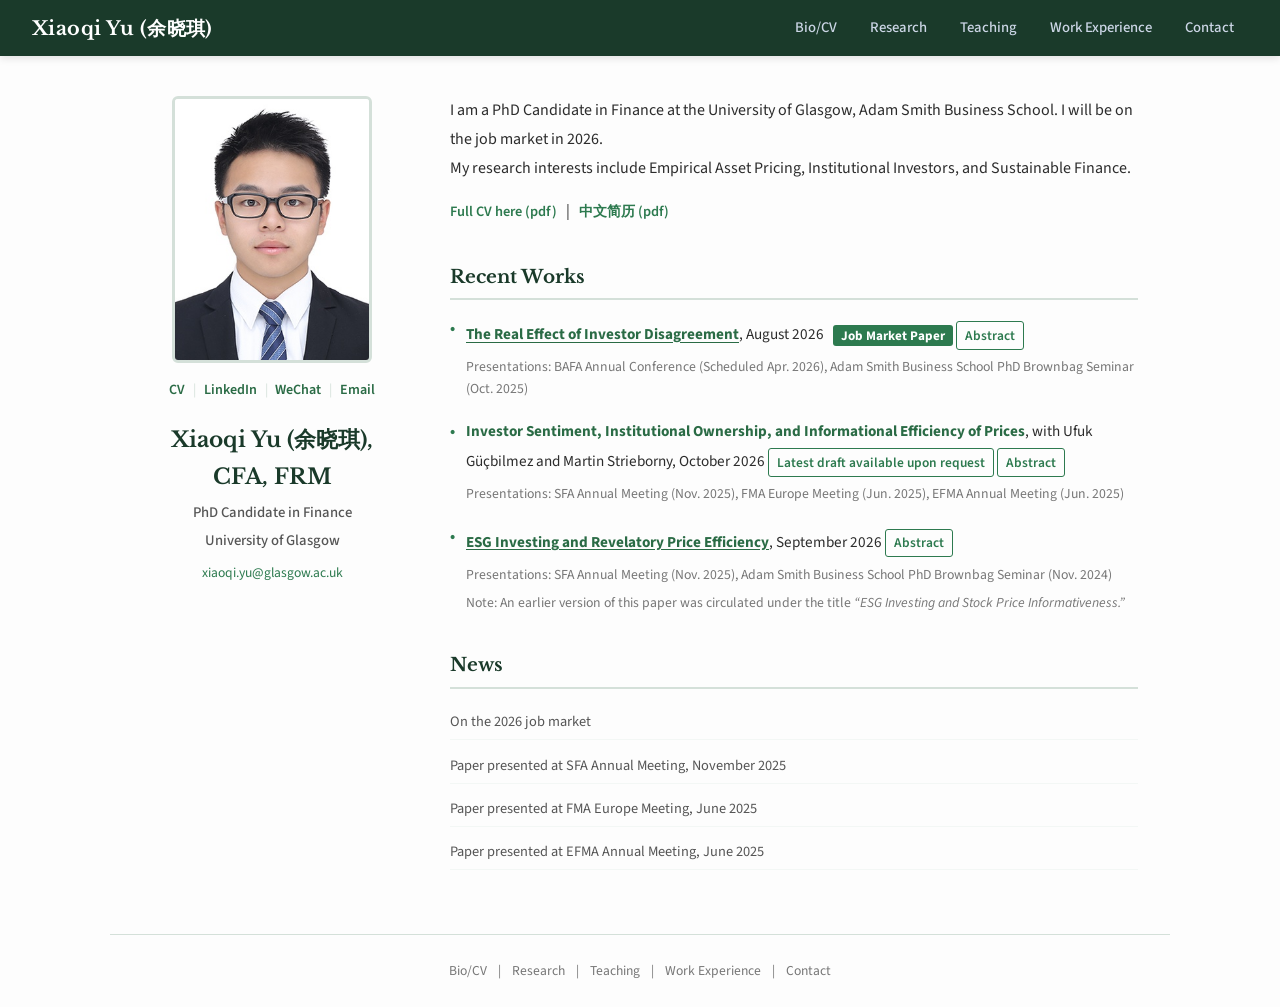
<file: index.html>
<!DOCTYPE html>
<html lang="en">
<head>
  <meta charset="UTF-8">
  <meta name="viewport" content="width=device-width, initial-scale=1.0">
  <title>Xiaoqi Yu (余晓琪), CFA, FRM | Home</title>
  <meta name="google-site-verification" content="K_MhqF_qefeetKIPd_zUK1VlYM7wiKwo7QXGpNwXCl8" />
  <meta name="description" content="Academic homepage of Xiaoqi Yu, PhD Candidate in Finance at the University of Glasgow. Research in Asset Pricing, Capital Market Efficiency, and Sustainable Finance.">
  <link rel="preconnect" href="https://fonts.googleapis.com">
  <link href="https://fonts.googleapis.com/css2?family=Libre+Baskerville:wght@400;700&family=Source+Sans+3:ital,wght@0,400;0,500;0,600;0,700;1,400;1,700&display=swap" rel="stylesheet">
  <link rel="stylesheet" href="style.css">
  <link rel="icon" href="favicon.ico" type="image/x-icon">
  <link rel="apple-touch-icon" href="apple-touch-icon.png">
</head>
<body>

  <nav class="topnav">
    <a href="index.html" class="brand">Xiaoqi Yu (余晓琪)</a>
    <button class="hamburger" onclick="document.querySelector('.topnav ul').classList.toggle('open')" aria-label="Toggle menu">
      <span></span><span></span><span></span>
    </button>
    <ul>
      <li><a href="bio.html">Bio/CV</a></li>
      <li><a href="research.html">Research</a></li>
      <li><a href="teaching.html">Teaching</a></li>
      <li><a href="experience.html">Work Experience</a></li>
      <li><a href="contact.html">Contact</a></li>
    </ul>
  </nav>

  <!-- WeChat QR Popup -->
  <div class="wechat-overlay" id="wechatOverlay" onclick="if(event.target===this)this.classList.remove('open')">
    <div class="wechat-popup">
      <button class="close-btn" onclick="document.getElementById('wechatOverlay').classList.remove('open')">&times;</button>
      <h3>WeChat</h3>
      <p>Scan to add me on WeChat</p>
      <img src="contact/WeChat%20QR%20code.jpg" alt="WeChat QR Code">
    </div>
  </div>

  <div class="page-wrapper">

    <!-- SIDEBAR -->
    <aside class="sidebar">
      <img class="profile-photo" src="contact/Photo-1.jpg" alt="Xiaoqi Yu">

      <div class="quick-links">
        <a href="contact/Xiaoqi%20Yu.pdf">CV</a>
        <span>|</span>
        <a href="https://www.linkedin.com/in/xiaoqi-yu-cfa-frm-919667102/" target="_blank">LinkedIn</a>
        <span>|</span>
        <a onclick="document.getElementById('wechatOverlay').classList.add('open')">WeChat</a>
        <span>|</span>
        <a href="mailto:xiaoqi.yu@glasgow.ac.uk">Email</a>
      </div>

      <div class="name">Xiaoqi Yu (余晓琪), CFA, FRM</div>
      <div class="title-line">PhD Candidate in Finance</div>
      <div class="title-line">University of Glasgow</div>
      <a class="email-link" href="mailto:xiaoqi.yu@glasgow.ac.uk">xiaoqi.yu@glasgow.ac.uk</a>
    </aside>

    <!-- MAIN CONTENT -->
    <main class="main-content">

      <p class="bio-text">
        I am a PhD Candidate in Finance at the University of Glasgow, Adam Smith Business School. I will be on the job market in 2026.<br>
        My research interests include Empirical Asset Pricing, Institutional Investors, and Sustainable Finance.
      </p>

      <a class="cv-link" href="contact/Xiaoqi%20Yu.pdf">Full CV here (pdf)</a>
      &nbsp;&nbsp;|&nbsp;&nbsp;
      <a class="cv-link" href="contact/%E4%BD%99%E6%99%93%E7%90%AA-%E4%B8%AD%E6%96%87%E7%AE%80%E5%8E%86.pdf">中文简历 (pdf)</a>

      <!-- WORKING PAPERS -->
      <h2 class="section-heading">Recent Works</h2>
      <!-- Paper entries are generated from papers.json by papers.js. -->
      <ul class="paper-list" id="home-papers"></ul>

      <!-- NEWS -->
      <h2 class="section-heading">News</h2>
      <ul class="news-list">
        <li><a href="#">On the 2026 job market</a></li>
        <li><a href="#">Paper presented at SFA Annual Meeting, November 2025</a></li>
        <li><a href="#">Paper presented at FMA Europe Meeting, June 2025</a></li>
        <li><a href="#">Paper presented at EFMA Annual Meeting, June 2025</a></li>
      </ul>

    </main>
  </div>

  <footer>
    <a href="bio.html">Bio/CV</a> |
    <a href="research.html">Research</a> |
    <a href="teaching.html">Teaching</a> |
    <a href="experience.html">Work Experience</a> |
    <a href="contact.html">Contact</a>
  </footer>

  <script>
    // Homepage-only settings: select up to three papers, in display order.
    window.paperPageConfig = {
      containerId: "home-papers",
      featuredPapers: [
        "investor-disagreement",
        "investor-sentiment",
        "esg-price-efficiency"
      ],
      jobMarketPaper: "investor-disagreement",
      showCoauthors: true,
      showVersionDate: true,
      showOverview: false,
      showSubmissionStatus: true,
      showAbstractToggle: true,
      showPresentations: true,
      showNotes: true
    };
  </script>
  <script src="papers.js"></script>

</body>
</html>
</file>
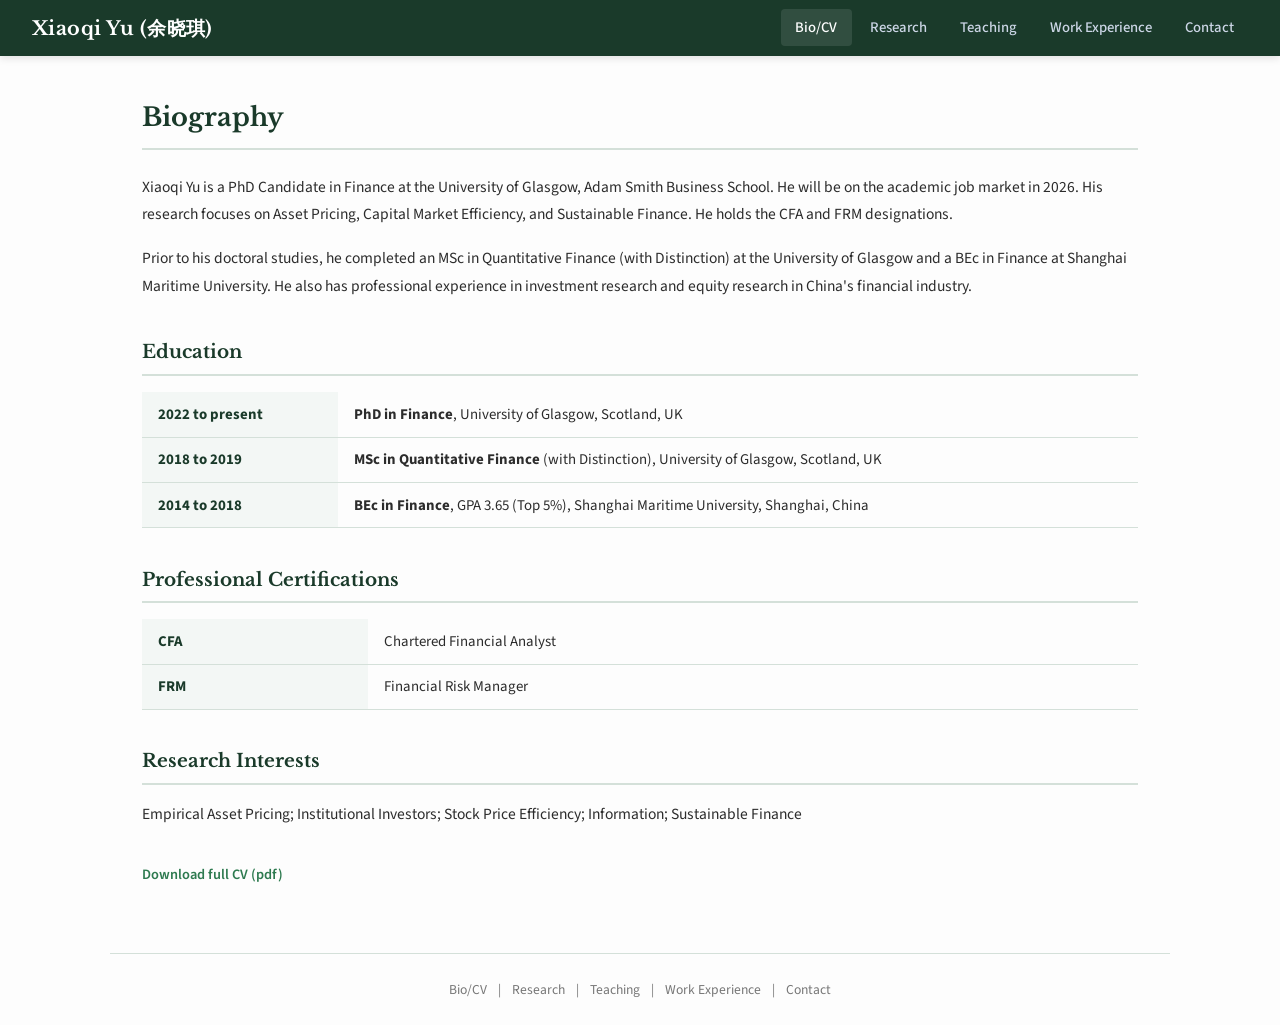
<file: bio.html>
<!DOCTYPE html>
<html lang="en">
<head>
  <meta charset="UTF-8">
  <meta name="viewport" content="width=device-width, initial-scale=1.0">
  <title>Xiaoqi Yu (余晓琪) | Bio/CV</title>
  <meta name="description" content="Biography and CV of Xiaoqi Yu, PhD Candidate in Finance at the University of Glasgow.">
  <link rel="preconnect" href="https://fonts.googleapis.com">
  <link href="https://fonts.googleapis.com/css2?family=Libre+Baskerville:wght@400;700&family=Source+Sans+3:wght@400;500;600;700&display=swap" rel="stylesheet">
  <link rel="stylesheet" href="style.css">
  <link rel="icon" href="favicon.ico" type="image/x-icon">
  <link rel="apple-touch-icon" href="apple-touch-icon.png">
</head>
<body>

  <nav class="topnav">
    <a href="index.html" class="brand">Xiaoqi Yu (余晓琪)</a>
    <button class="hamburger" onclick="document.querySelector('.topnav ul').classList.toggle('open')" aria-label="Toggle menu">
      <span></span><span></span><span></span>
    </button>
    <ul>
      <li><a href="bio.html" class="active">Bio/CV</a></li>
      <li><a href="research.html">Research</a></li>
      <li><a href="teaching.html">Teaching</a></li>
      <li><a href="experience.html">Work Experience</a></li>
      <li><a href="contact.html">Contact</a></li>
    </ul>
  </nav>

  <div class="page-full">

    <h1 class="page-title">Biography</h1>

    <p>
      Xiaoqi Yu is a PhD Candidate in Finance at the University of Glasgow, Adam Smith Business School.
      He will be on the academic job market in 2026. His research focuses on Asset Pricing, Capital Market Efficiency,
      and Sustainable Finance. He holds the CFA and FRM designations.
    </p>

    <p>
      Prior to his doctoral studies, he completed an MSc in Quantitative Finance (with Distinction) at the University of Glasgow
      and a BEc in Finance at Shanghai Maritime University. He also has professional experience in investment research
      and equity research in China's financial industry.
    </p>

    <h2 class="section-heading">Education</h2>
    <table class="info-table">
      <tr>
        <th>2022 to present</th>
        <td><strong>PhD in Finance</strong>, University of Glasgow, Scotland, UK</td>
      </tr>
      <tr>
        <th>2018 to 2019</th>
        <td><strong>MSc in Quantitative Finance</strong> (with Distinction), University of Glasgow, Scotland, UK</td>
      </tr>
      <tr>
        <th>2014 to 2018</th>
        <td><strong>BEc in Finance</strong>, GPA 3.65 (Top 5%), Shanghai Maritime University, Shanghai, China</td>
      </tr>
    </table>

    <h2 class="section-heading">Professional Certifications</h2>
    <table class="info-table">
      <tr>
        <th>CFA</th>
        <td>Chartered Financial Analyst</td>
      </tr>
      <tr>
        <th>FRM</th>
        <td>Financial Risk Manager</td>
      </tr>
    </table>

    <h2 class="section-heading">Research Interests</h2>
    <p>
      Empirical Asset Pricing; Institutional Investors; Stock Price Efficiency; Information; Sustainable Finance
    </p>

    <p style="margin-top: 2rem;">
      <a class="cv-link" href="contact/Xiaoqi%20Yu.pdf">Download full CV (pdf)</a>
    </p>

  </div>

  <footer>
    <a href="bio.html">Bio/CV</a> |
    <a href="research.html">Research</a> |
    <a href="teaching.html">Teaching</a> |
    <a href="experience.html">Work Experience</a> |
    <a href="contact.html">Contact</a>
  </footer>

</body>
</html>
</file>
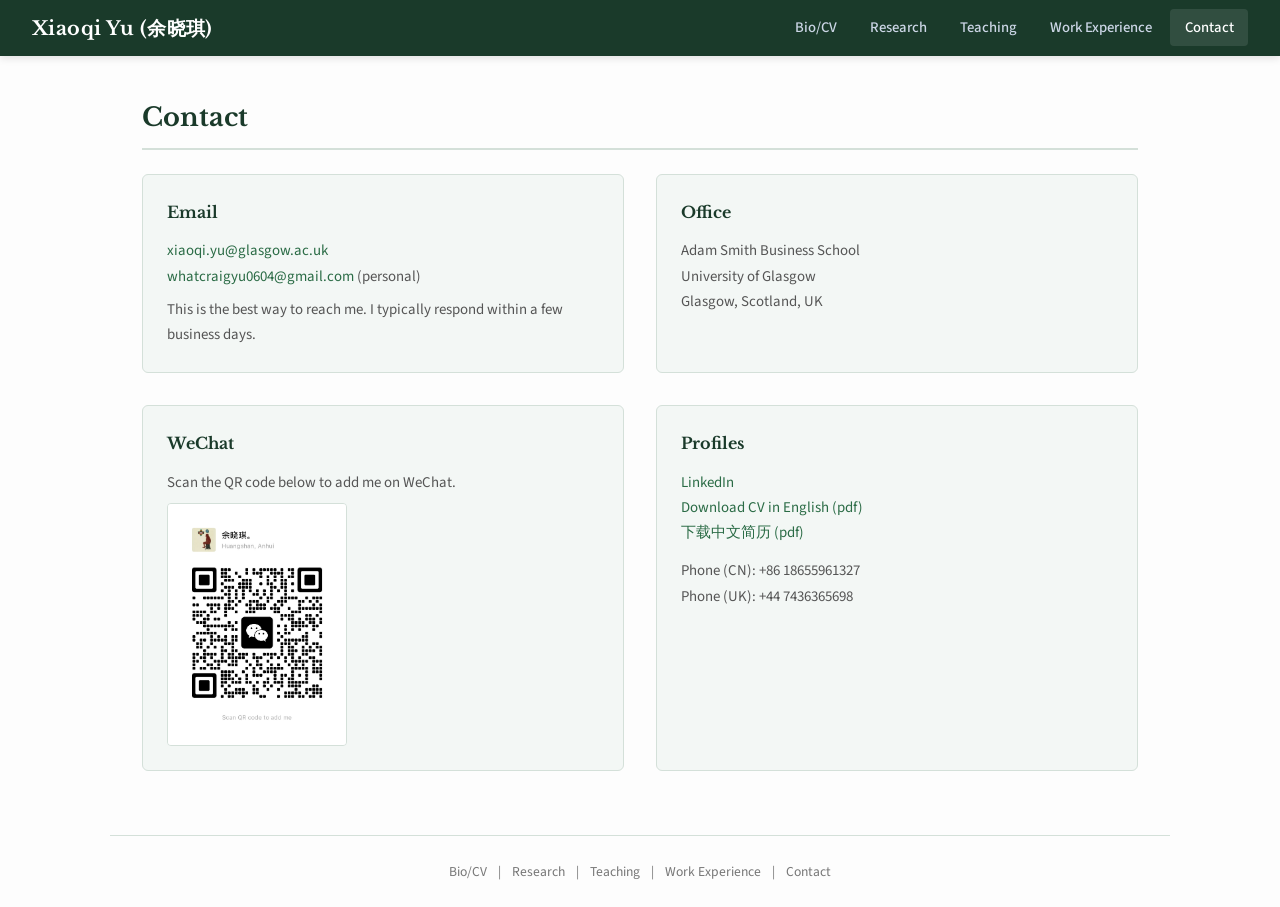
<file: contact.html>
<!DOCTYPE html>
<html lang="en">
<head>
  <meta charset="UTF-8">
  <meta name="viewport" content="width=device-width, initial-scale=1.0">
  <title>Xiaoqi Yu (余晓琪) | Contact</title>
  <meta name="description" content="Contact information for Xiaoqi Yu at the University of Glasgow.">
  <link rel="preconnect" href="https://fonts.googleapis.com">
  <link href="https://fonts.googleapis.com/css2?family=Libre+Baskerville:wght@400;700&family=Source+Sans+3:wght@400;500;600;700&display=swap" rel="stylesheet">
  <link rel="stylesheet" href="style.css">
  <link rel="icon" href="favicon.ico" type="image/x-icon">
  <link rel="apple-touch-icon" href="apple-touch-icon.png">
</head>
<body>
  <nav class="topnav">
    <a href="index.html" class="brand">Xiaoqi Yu (余晓琪)</a>
    <button class="hamburger" onclick="document.querySelector('.topnav ul').classList.toggle('open')" aria-label="Toggle menu">
      <span></span><span></span><span></span>
    </button>
    <ul>
      <li><a href="bio.html">Bio/CV</a></li>
      <li><a href="research.html">Research</a></li>
      <li><a href="teaching.html">Teaching</a></li>
      <li><a href="experience.html">Work Experience</a></li>
      <li><a href="contact.html" class="active">Contact</a></li>
    </ul>
  </nav>
  <div class="page-full">
    <h1 class="page-title">Contact</h1>
    <div class="contact-grid">
      <div class="contact-card">
        <h3>Email</h3>
        <p>
          <a href="mailto:xiaoqi.yu@glasgow.ac.uk">xiaoqi.yu@glasgow.ac.uk</a><br>
          <a href="mailto:whatcraigyu0604@gmail.com">whatcraigyu0604@gmail.com</a> (personal)
        </p>
        <p style="margin-top: 0.5rem;">
          This is the best way to reach me. I typically respond within a few business days.
        </p>
      </div>
      <div class="contact-card">
        <h3>Office</h3>
        <p>
          Adam Smith Business School<br>
          University of Glasgow<br>
          Glasgow, Scotland, UK
        </p>
      </div>
      <div class="contact-card">
        <h3>WeChat</h3>
        <p>Scan the QR code below to add me on WeChat.</p>
        <img class="wechat-qr" src="contact/WeChat%20QR%20code.jpg" alt="WeChat QR Code">
      </div>
      <div class="contact-card">
        <h3>Profiles</h3>
        <p>
          <a href="https://www.linkedin.com/in/xiaoqi-yu-cfa-frm-919667102/" target="_blank">LinkedIn</a><br>
          <a href="contact/Xiaoqi%20Yu.pdf">Download CV in English (pdf)</a><br>
          <a href="contact/余晓琪-中文简历.pdf">下载中文简历 (pdf)</a>
        </p>
        <p style="margin-top: 0.8rem;">
          Phone (CN): +86 18655961327<br>
          Phone (UK): +44 7436365698
        </p>
      </div>
    </div>
  </div>
  <footer>
    <a href="bio.html">Bio/CV</a> |
    <a href="research.html">Research</a> |
    <a href="teaching.html">Teaching</a> |
    <a href="experience.html">Work Experience</a> |
    <a href="contact.html">Contact</a>
  </footer>
</body>
</html>
</file>
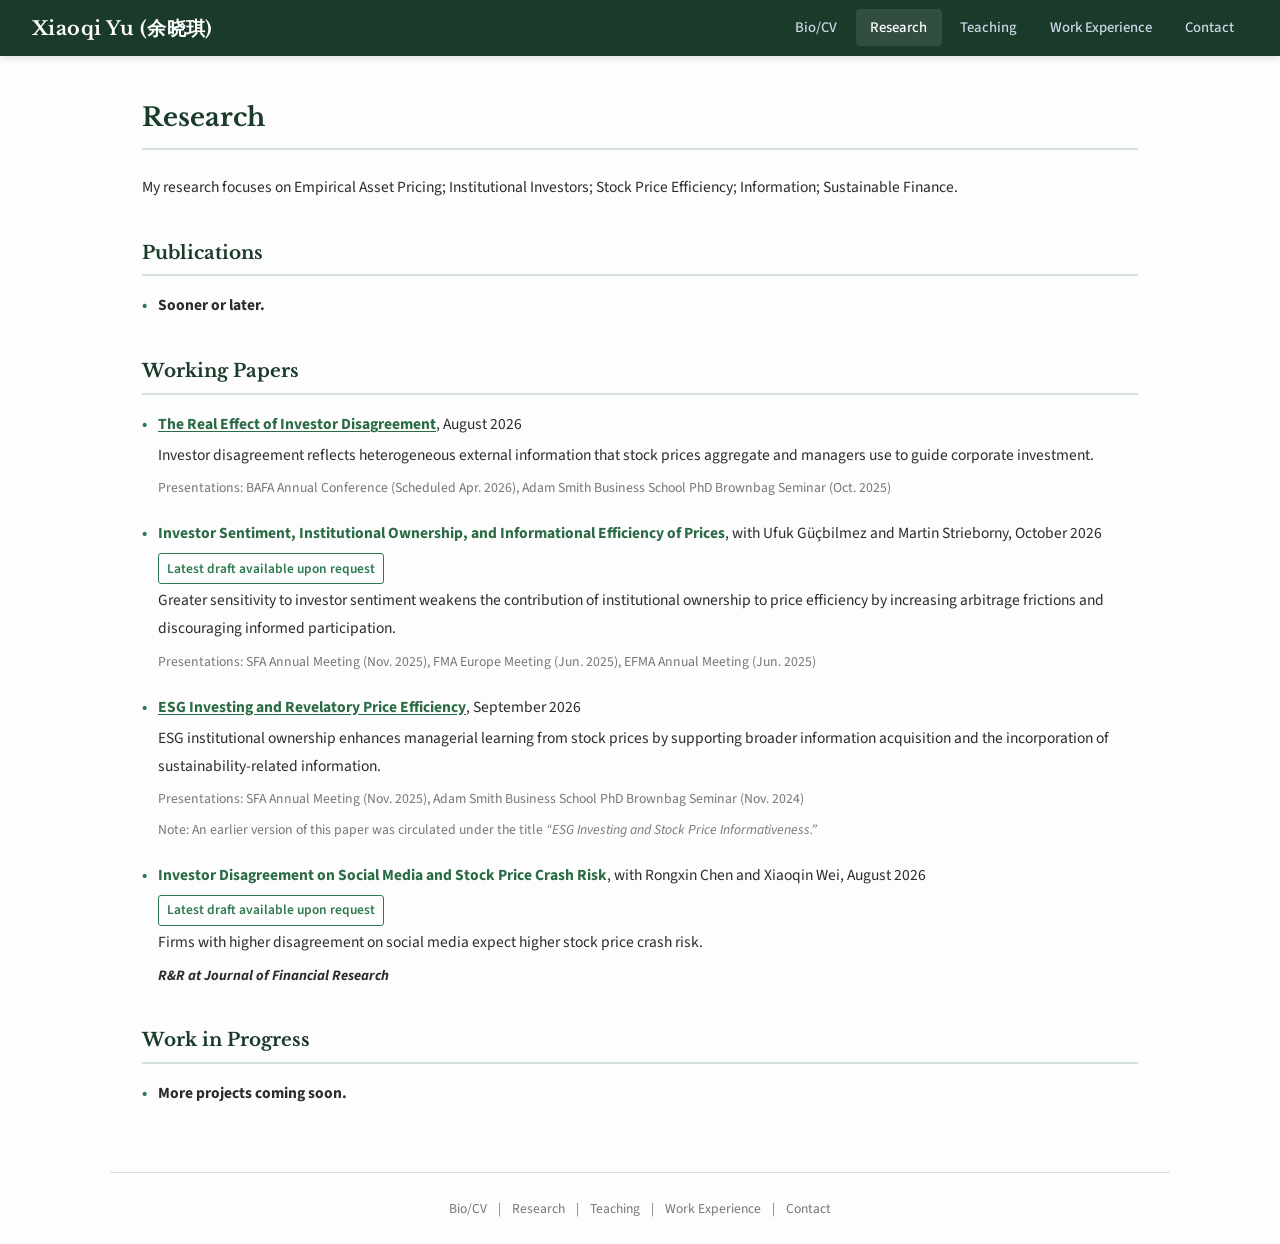
<file: research.html>
<!DOCTYPE html>
<html lang="en">
<head>
  <meta charset="UTF-8">
  <meta name="viewport" content="width=device-width, initial-scale=1.0">
  <title>Xiaoqi Yu (余晓琪) | Research</title>
  <meta name="description" content="Research papers by Xiaoqi Yu on Asset Pricing, Capital Market Efficiency, and Sustainable Finance.">
  <link rel="preconnect" href="https://fonts.googleapis.com">
  <link href="https://fonts.googleapis.com/css2?family=Libre+Baskerville:wght@400;700&family=Source+Sans+3:ital,wght@0,400;0,500;0,600;0,700;1,400;1,700&display=swap" rel="stylesheet">
  <link rel="stylesheet" href="style.css">
  <link rel="icon" href="favicon.ico" type="image/x-icon">
  <link rel="apple-touch-icon" href="apple-touch-icon.png">
</head>
<body>

  <nav class="topnav">
    <a href="index.html" class="brand">Xiaoqi Yu (余晓琪)</a>
    <button class="hamburger" onclick="document.querySelector('.topnav ul').classList.toggle('open')" aria-label="Toggle menu">
      <span></span><span></span><span></span>
    </button>
    <ul>
      <li><a href="bio.html">Bio/CV</a></li>
      <li><a href="research.html" class="active">Research</a></li>
      <li><a href="teaching.html">Teaching</a></li>
      <li><a href="experience.html">Work Experience</a></li>
      <li><a href="contact.html">Contact</a></li>
    </ul>
  </nav>

  <div class="page-full">

    <h1 class="page-title">Research</h1>

    <p>My research focuses on Empirical Asset Pricing; Institutional Investors; Stock Price Efficiency; Information; Sustainable Finance.</p>

    <!-- PUBLICATIONS -->
    <h2 class="section-heading">Publications</h2>
    <ul class="paper-list">
      <li>
        <span style="font-weight: 700; color: var(--text);">Sooner or later.</span>
      </li>
    </ul>

    <!-- WORKING PAPERS -->
    <h2 class="section-heading">Working Papers</h2>
    <!-- All paper entries are generated from papers.json by papers.js. -->
    <ul class="paper-list" id="research-papers"></ul>

    <!-- WORK IN PROGRESS -->
    <h2 class="section-heading">Work in Progress</h2>
    <ul class="paper-list">
      <li>
        <span style="font-weight: 700; color: var(--text);">More projects coming soon.</span>
      </li>
    </ul>

  </div>

  <footer>
    <a href="bio.html">Bio/CV</a> |
    <a href="research.html">Research</a> |
    <a href="teaching.html">Teaching</a> |
    <a href="experience.html">Work Experience</a> |
    <a href="contact.html">Contact</a>
  </footer>

  <script>
    // Research page: show all papers with overviews, without abstract toggles.
    window.paperPageConfig = {
      containerId: "research-papers",
      showCoauthors: true,
      showVersionDate: true,
      showOverview: true,
      showSubmissionStatus: true,
      showAbstractToggle: false,
      showPresentations: true,
      showNotes: true
    };
  </script>
  <script src="papers.js"></script>

</body>
</html>
</file>
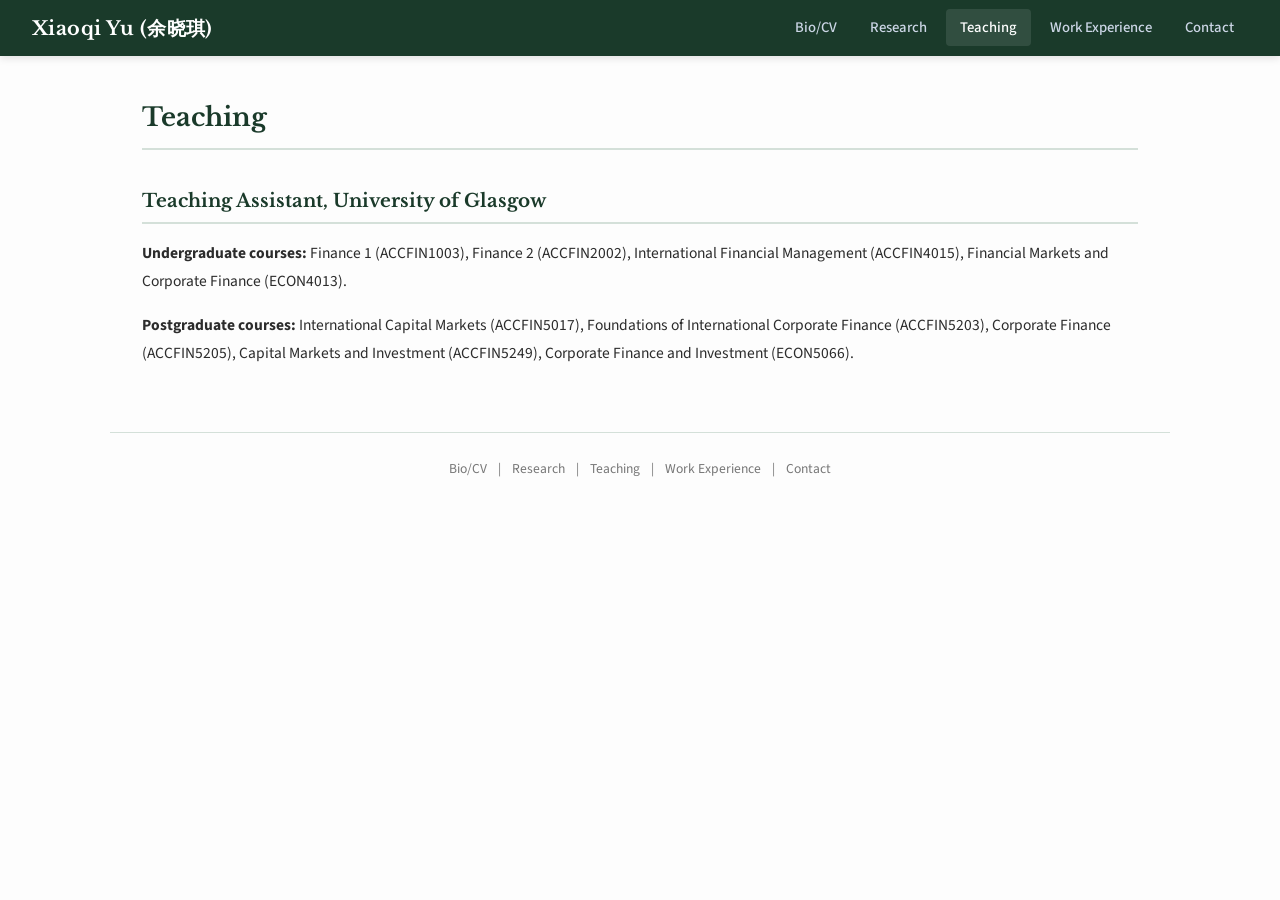
<file: teaching.html>
<!DOCTYPE html>
<html lang="en">
<head>
  <meta charset="UTF-8">
  <meta name="viewport" content="width=device-width, initial-scale=1.0">
  <title>Xiaoqi Yu (余晓琪), CFA, FRM | Teaching</title>
  <meta name="description" content="Teaching experience of Xiaoqi Yu at the University of Glasgow.">
  <link rel="preconnect" href="https://fonts.googleapis.com">
  <link href="https://fonts.googleapis.com/css2?family=Libre+Baskerville:wght@400;700&family=Source+Sans+3:wght@400;500;600;700&display=swap" rel="stylesheet">
  <link rel="stylesheet" href="style.css">
  <link rel="icon" href="favicon.ico" type="image/x-icon">
  <link rel="apple-touch-icon" href="apple-touch-icon.png">  
</head>
<body>

  <nav class="topnav">
    <a href="index.html" class="brand">Xiaoqi Yu (余晓琪)</a>
    <button class="hamburger" onclick="document.querySelector('.topnav ul').classList.toggle('open')" aria-label="Toggle menu">
      <span></span><span></span><span></span>
    </button>
    <ul>
      <li><a href="bio.html">Bio/CV</a></li>
      <li><a href="research.html">Research</a></li>
      <li><a href="teaching.html" class="active">Teaching</a></li>
      <li><a href="experience.html">Work Experience</a></li>
      <li><a href="contact.html">Contact</a></li>
    </ul>
  </nav>

  <div class="page-full">

    <h1 class="page-title">Teaching</h1>

    <h2 class="section-heading">Teaching Assistant, University of Glasgow</h2>

    <p>
      <strong>Undergraduate courses:</strong> Finance 1 (ACCFIN1003), Finance 2 (ACCFIN2002), International Financial Management (ACCFIN4015), Financial Markets and Corporate Finance (ECON4013).
    </p>

    <p>
      <strong>Postgraduate courses:</strong> International Capital Markets (ACCFIN5017), Foundations of International Corporate Finance (ACCFIN5203), Corporate Finance (ACCFIN5205), Capital Markets and Investment (ACCFIN5249), Corporate Finance and Investment (ECON5066).
    </p>

  </div>

  <footer>
    <a href="bio.html">Bio/CV</a> |
    <a href="research.html">Research</a> |
    <a href="teaching.html">Teaching</a> |
    <a href="experience.html">Work Experience</a> |
    <a href="contact.html">Contact</a>
  </footer>

</body>
</html>
</file>
<file: style.css>
/* ====== RESET & BASE ====== */
*, *::before, *::after {
  margin: 0;
  padding: 0;
  box-sizing: border-box;
}

:root {
  --navy: #1a3a2a;
  --navy-light: #2a5a40;
  --accent: #2d7a4f;
  --accent-hover: #1d6a3f;
  --text: #2c2c2c;
  --text-light: #555;
  --text-muted: #777;
  --bg: #fdfdfd;
  --bg-alt: #f3f7f5;
  --border: #d4e0d9;
  --link: #2a6b45;
  --link-hover: #1a4d32;
  --sidebar-width: 260px;
  --content-max: 720px;
  --page-max: 1060px;
}

html {
  font-size: 16px;
  scroll-behavior: smooth;
}

body {
  font-family: 'Source Sans 3', 'Segoe UI', sans-serif;
  color: var(--text);
  background: var(--bg);
  line-height: 1.7;
  -webkit-font-smoothing: antialiased;
}

a {
  color: var(--link);
  text-decoration: none;
  transition: color 0.2s ease;
}

a:hover {
  color: var(--link-hover);
  text-decoration: underline;
}

img {
  max-width: 100%;
  display: block;
}

/* ====== NAVIGATION ====== */
nav.topnav {
  background: var(--navy);
  padding: 0 2rem;
  display: flex;
  align-items: center;
  justify-content: space-between;
  height: 56px;
  position: sticky;
  top: 0;
  z-index: 100;
  box-shadow: 0 2px 8px rgba(0,0,0,0.12);
}

nav.topnav .brand {
  font-family: 'Libre Baskerville', Georgia, serif;
  font-size: 1.2rem;
  color: #fff;
  font-weight: 700;
  letter-spacing: 0.02em;
}

nav.topnav .brand:hover {
  color: #d4e8dc;
  text-decoration: none;
}

nav.topnav ul {
  list-style: none;
  display: flex;
  gap: 0.25rem;
}

nav.topnav ul li a {
  color: #ccd6e6;
  padding: 0.5rem 0.9rem;
  border-radius: 4px;
  font-size: 0.92rem;
  font-weight: 500;
  transition: background 0.2s, color 0.2s;
}

nav.topnav ul li a:hover,
nav.topnav ul li a.active {
  background: rgba(255,255,255,0.1);
  color: #fff;
  text-decoration: none;
}

.hamburger {
  display: none;
  background: none;
  border: none;
  cursor: pointer;
  padding: 4px;
}

.hamburger span {
  display: block;
  width: 22px;
  height: 2px;
  background: #ccd6e6;
  margin: 5px 0;
  border-radius: 2px;
  transition: 0.3s;
}

/* ====== MAIN LAYOUT ====== */
.page-wrapper {
  max-width: var(--page-max);
  margin: 0 auto;
  padding: 2.5rem 2rem 4rem;
  display: flex;
  gap: 3rem;
}

/* ====== SIDEBAR (home page) ====== */
.sidebar {
  width: var(--sidebar-width);
  flex-shrink: 0;
  text-align: center;
}

.sidebar .profile-photo {
  width: 200px;
  height: 267px;
  border-radius: 6px;
  object-fit: cover;
  margin: 0 auto 1rem;
  border: 3px solid var(--border);
  background: var(--bg-alt);
}

.sidebar .quick-links {
  font-size: 0.88rem;
  margin-bottom: 1.2rem;
  color: var(--text-muted);
}

.sidebar .quick-links a {
  font-weight: 600;
  cursor: pointer;
}

.sidebar .quick-links span {
  margin: 0 0.3rem;
  color: var(--border);
}

.sidebar .name {
  font-family: 'Libre Baskerville', Georgia, serif;
  font-size: 1.35rem;
  font-weight: 700;
  color: var(--navy);
  margin-bottom: 0.3rem;
}

.sidebar .title-line {
  font-size: 0.92rem;
  color: var(--text-light);
  margin-bottom: 0.15rem;
  font-weight: 500;
}

.sidebar .email-link {
  font-size: 0.85rem;
  color: var(--accent);
  margin-top: 0.5rem;
  display: block;
}

/* ====== MAIN CONTENT ====== */
.main-content {
  flex: 1;
  max-width: var(--content-max);
  min-width: 0;
}

.bio-text {
  font-size: 1rem;
  line-height: 1.8;
  margin-bottom: 1rem;
  color: var(--text);
}

.cv-link {
  font-size: 0.9rem;
  font-weight: 600;
  color: var(--accent);
}

/* ====== SECTION HEADINGS ====== */
.section-heading {
  font-family: 'Libre Baskerville', Georgia, serif;
  font-size: 1.15rem;
  font-weight: 700;
  color: var(--navy);
  margin: 2.2rem 0 1rem;
  padding-bottom: 0.4rem;
  border-bottom: 2px solid var(--border);
}

/* ====== PAPER LIST ====== */
.paper-list {
  list-style: none;
  display: flex;
  flex-direction: column;
  gap: 1.2rem;
}

.paper-list li {
  font-size: 0.95rem;
  line-height: 1.6;
  padding-left: 1rem;
  position: relative;
}

.paper-list li::before {
  content: '•';
  position: absolute;
  left: 0;
  color: var(--accent);
  font-weight: bold;
}

/* Paper title: common styling */
.paper-list li .paper-title {
  font-weight: 700;
  color: var(--link);
}

/* Available PDF: underlined and clickable */
.paper-list li a.paper-title {
  text-decoration: underline;
  text-underline-offset: 2px;
}

.paper-list li a.paper-title:hover {
  color: var(--link-hover);
}

/* No PDF: plain, non-clickable title */
.paper-list li span.paper-title {
  text-decoration: none;
  cursor: default;
}

.paper-list li .coauthors {
  color: var(--text-light);
}

/* One-sentence paper overview */
.paper-list li .paper-detail {
  font-size: inherit;
  color: var(--text);
  font-style: normal;
  margin-top: 0.2rem;
}

/* ====== ABSTRACT TOGGLE & TITLE NOTE ====== */
.abstract-toggle,
.title-note {
  display: inline-block;
  font-size: 0.84rem;
  font-weight: 600;
  color: var(--accent);
  margin-top: 0.3rem;
  padding: 0.15rem 0.5rem;
  border: 1px solid var(--accent);
  border-radius: 3px;
  background: transparent;
}

/* Interactive behaviour only for Abstract */
.abstract-toggle {
  cursor: pointer;
  transition: background 0.2s, color 0.2s;
  user-select: none;
}

.abstract-toggle:hover {
  background: var(--accent);
  color: #fff;
}

.abstract-content {
  display: none;
  margin-top: 0.6rem;
  padding: 0.8rem 1rem;
  background: var(--bg-alt);
  border-left: 3px solid var(--accent);
  border-radius: 0 4px 4px 0;
  font-size: 0.88rem;
  line-height: 1.7;
  color: var(--text-light);
}

.abstract-content.open {
  display: block;
}

/* ====== PRESENTATIONS AND NOTES ====== */
/* Same muted grey styling for both */
.presentations,
.paper-note {
  font-size: 0.86rem;
  color: var(--text-muted);
  font-style: normal;
  margin-top: 0.4rem;
}

/* ====== SUBMISSION STATUS ====== */
/* Bold, italic and dark text */
.paper-list li .submission-status {
  font-size: 0.90rem;
  color: var(--text);
  font-style: italic;
  font-weight: 700;
  margin-top: 0.4rem;
}

/* ====== NEWS LIST ====== */
.news-list {
  list-style: none;
  display: flex;
  flex-direction: column;
  gap: 0.5rem;
}

.news-list li a {
  font-size: 0.9rem;
  line-height: 1.5;
  color: var(--text-light);
  display: block;
  padding: 0.4rem 0;
  border-bottom: 1px solid var(--bg-alt);
  transition: color 0.2s;
}

.news-list li a:hover {
  color: var(--link);
  text-decoration: none;
}

/* ====== FULL WIDTH PAGE ====== */
.page-full {
  max-width: var(--page-max);
  margin: 0 auto;
  padding: 2.5rem 2rem 4rem;
}

.page-title {
  font-family: 'Libre Baskerville', Georgia, serif;
  font-size: 1.6rem;
  font-weight: 700;
  color: var(--navy);
  margin-bottom: 1.5rem;
  padding-bottom: 0.5rem;
  border-bottom: 2px solid var(--border);
}

.page-full p,
.page-full li {
  font-size: 0.97rem;
  line-height: 1.8;
  color: var(--text);
}

.page-full p + p {
  margin-top: 1rem;
}

/* ====== TABLE ====== */
.info-table {
  width: 100%;
  border-collapse: collapse;
  margin: 1rem 0 2rem;
}

.info-table th,
.info-table td {
  text-align: left;
  padding: 0.6rem 1rem;
  font-size: 0.93rem;
  border-bottom: 1px solid var(--border);
}

.info-table th {
  font-weight: 700;
  color: var(--navy);
  background: var(--bg-alt);
  white-space: nowrap;
}

.info-table td {
  color: var(--text);
}

/* ====== EXPERIENCE ====== */
.experience-item {
  margin-bottom: 2rem;
}

.experience-item .exp-header {
  display: flex;
  justify-content: space-between;
  align-items: baseline;
  flex-wrap: wrap;
  margin-bottom: 0.3rem;
}

.experience-item .exp-company {
  font-family: 'Libre Baskerville', Georgia, serif;
  font-size: 1.05rem;
  font-weight: 700;
  color: var(--navy);
}

.experience-item .exp-date {
  font-size: 0.88rem;
  color: var(--text-muted);
}

.experience-item .exp-role {
  font-size: 0.95rem;
  font-weight: 600;
  color: var(--text-light);
  margin-bottom: 0.2rem;
}

.experience-item .exp-location {
  font-size: 0.88rem;
  color: var(--text-muted);
  margin-bottom: 0.6rem;
}

.experience-item ul {
  list-style: none;
  display: flex;
  flex-direction: column;
  gap: 0.4rem;
}

.experience-item ul li {
  font-size: 0.93rem;
  line-height: 1.7;
  padding-left: 1rem;
  position: relative;
  color: var(--text);
}

.experience-item ul li::before {
  content: '•';
  position: absolute;
  left: 0;
  color: var(--accent);
  font-weight: bold;
}

/* ====== CONTACT PAGE ====== */
.contact-grid {
  display: grid;
  grid-template-columns: 1fr 1fr;
  gap: 2rem;
  margin-top: 1rem;
}

.contact-card {
  background: var(--bg-alt);
  border: 1px solid var(--border);
  border-radius: 6px;
  padding: 1.5rem;
}

.contact-card h3 {
  font-family: 'Libre Baskerville', Georgia, serif;
  font-size: 1rem;
  color: var(--navy);
  margin-bottom: 0.8rem;
}

.contact-card p {
  font-size: 0.93rem;
  line-height: 1.7;
  color: var(--text-light);
}

.contact-card .wechat-qr {
  max-width: 180px;
  margin-top: 0.5rem;
  border-radius: 4px;
  border: 1px solid var(--border);
}

/* ====== WECHAT POPUP (sidebar) ====== */
.wechat-overlay {
  display: none;
  position: fixed;
  top: 0;
  left: 0;
  width: 100%;
  height: 100%;
  background: rgba(0,0,0,0.5);
  z-index: 200;
  justify-content: center;
  align-items: center;
}

.wechat-overlay.open {
  display: flex;
}

.wechat-popup {
  background: #fff;
  border-radius: 8px;
  padding: 2rem;
  text-align: center;
  max-width: 300px;
  box-shadow: 0 8px 32px rgba(0,0,0,0.2);
  position: relative;
}

.wechat-popup h3 {
  font-family: 'Libre Baskerville', Georgia, serif;
  font-size: 1rem;
  color: var(--navy);
  margin-bottom: 0.5rem;
}

.wechat-popup p {
  font-size: 0.88rem;
  color: var(--text-muted);
  margin-bottom: 1rem;
}

.wechat-popup img {
  max-width: 200px;
  margin: 0 auto;
  border-radius: 4px;
  border: 1px solid var(--border);
}

.wechat-popup .close-btn {
  position: absolute;
  top: 0.5rem;
  right: 0.8rem;
  font-size: 1.3rem;
  background: none;
  border: none;
  cursor: pointer;
  color: var(--text-muted);
  line-height: 1;
}

.wechat-popup .close-btn:hover {
  color: var(--text);
}

/* ====== FOOTER ====== */
footer {
  text-align: center;
  padding: 1.5rem 2rem;
  font-size: 0.85rem;
  color: var(--text-muted);
  border-top: 1px solid var(--border);
  max-width: var(--page-max);
  margin: 0 auto;
}

footer a {
  color: var(--text-muted);
  margin: 0 0.5rem;
}

footer a:hover {
  color: var(--link);
}

/* ====== RESPONSIVE ====== */
@media (max-width: 768px) {
  nav.topnav {
    padding: 0 1rem;
  }

  nav.topnav ul {
    display: none;
    position: absolute;
    top: 56px;
    left: 0;
    right: 0;
    background: var(--navy);
    flex-direction: column;
    padding: 0.5rem 0;
    box-shadow: 0 4px 12px rgba(0,0,0,0.15);
  }

  nav.topnav ul.open {
    display: flex;
  }

  nav.topnav ul li a {
    padding: 0.7rem 1.5rem;
    display: block;
  }

  .hamburger {
    display: block;
  }

  .page-wrapper {
    flex-direction: column;
    padding: 1.5rem 1rem 3rem;
    gap: 2rem;
  }

  .sidebar {
    width: 100%;
  }

  .sidebar .profile-photo {
    width: 160px;
    height: 213px;
  }

  .contact-grid {
    grid-template-columns: 1fr;
  }

  .page-full {
    padding: 1.5rem 1rem 3rem;
  }

  .experience-item .exp-header {
    flex-direction: column;
  }
}
</file>
